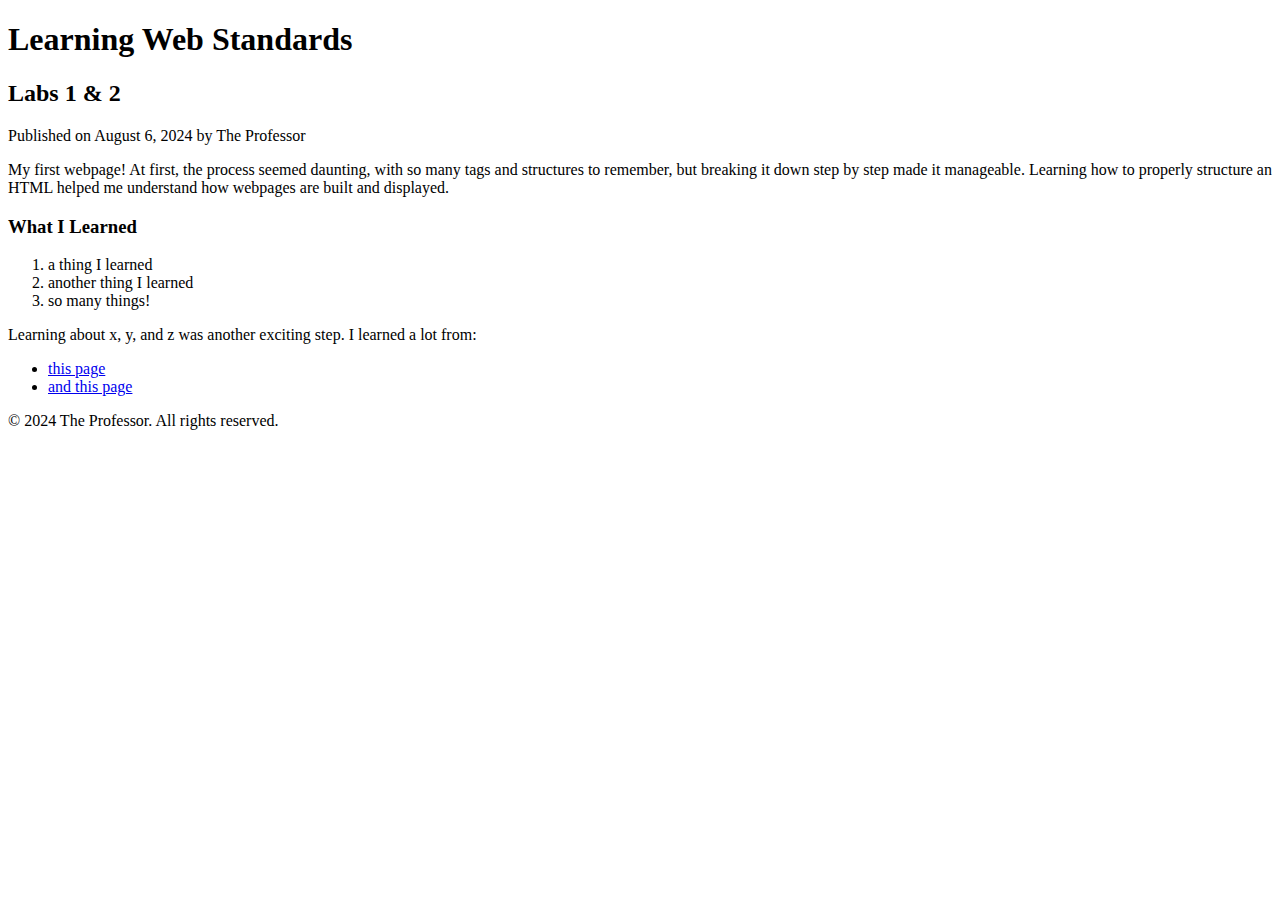
<file: lab02/index.html>
<!DOCTYPE html>

<html lang="en">
<head>
    <meta charset="UTF-8">
    <meta name="viewport" content="width=device-width, initial-scale=1.0">
    <title>Learning Web Standards - Labs 1 & 2</title> 
 </head>
<body>
    <header>
        <h1>Learning Web Standards</h1>
        <h2>Labs 1 & 2</h2>
    </header>
    
    <main>
        <article>
            <p class="meta">Published on August 6, 2024 by The Professor</p>
            
            <p>My first webpage! At first, the process seemed daunting, with so many tags and structures to remember, but breaking it down step by step made it manageable. Learning how to properly structure an HTML helped me understand how webpages are built and displayed.</p>
            
            <h3>What I Learned</h3>
            
            <ol>
                <li>a thing I learned</li>
                <li>another thing I learned</li>
                <li>so many things!</li>
            </ol>
            
            <p>Learning about x, y, and z was another exciting step. I learned a lot from:</p>
            
            <ul>
                <li><a href="https://example.com/page1">this page</a></li>
                <li><a href="https://example.com/page2">and this page</a></li>
            </ul>
        </article>
    </main>
    
    <footer>
        <p>© 2024 The Professor. All rights reserved.</p>
    </footer>
</body>
</html>
</file>
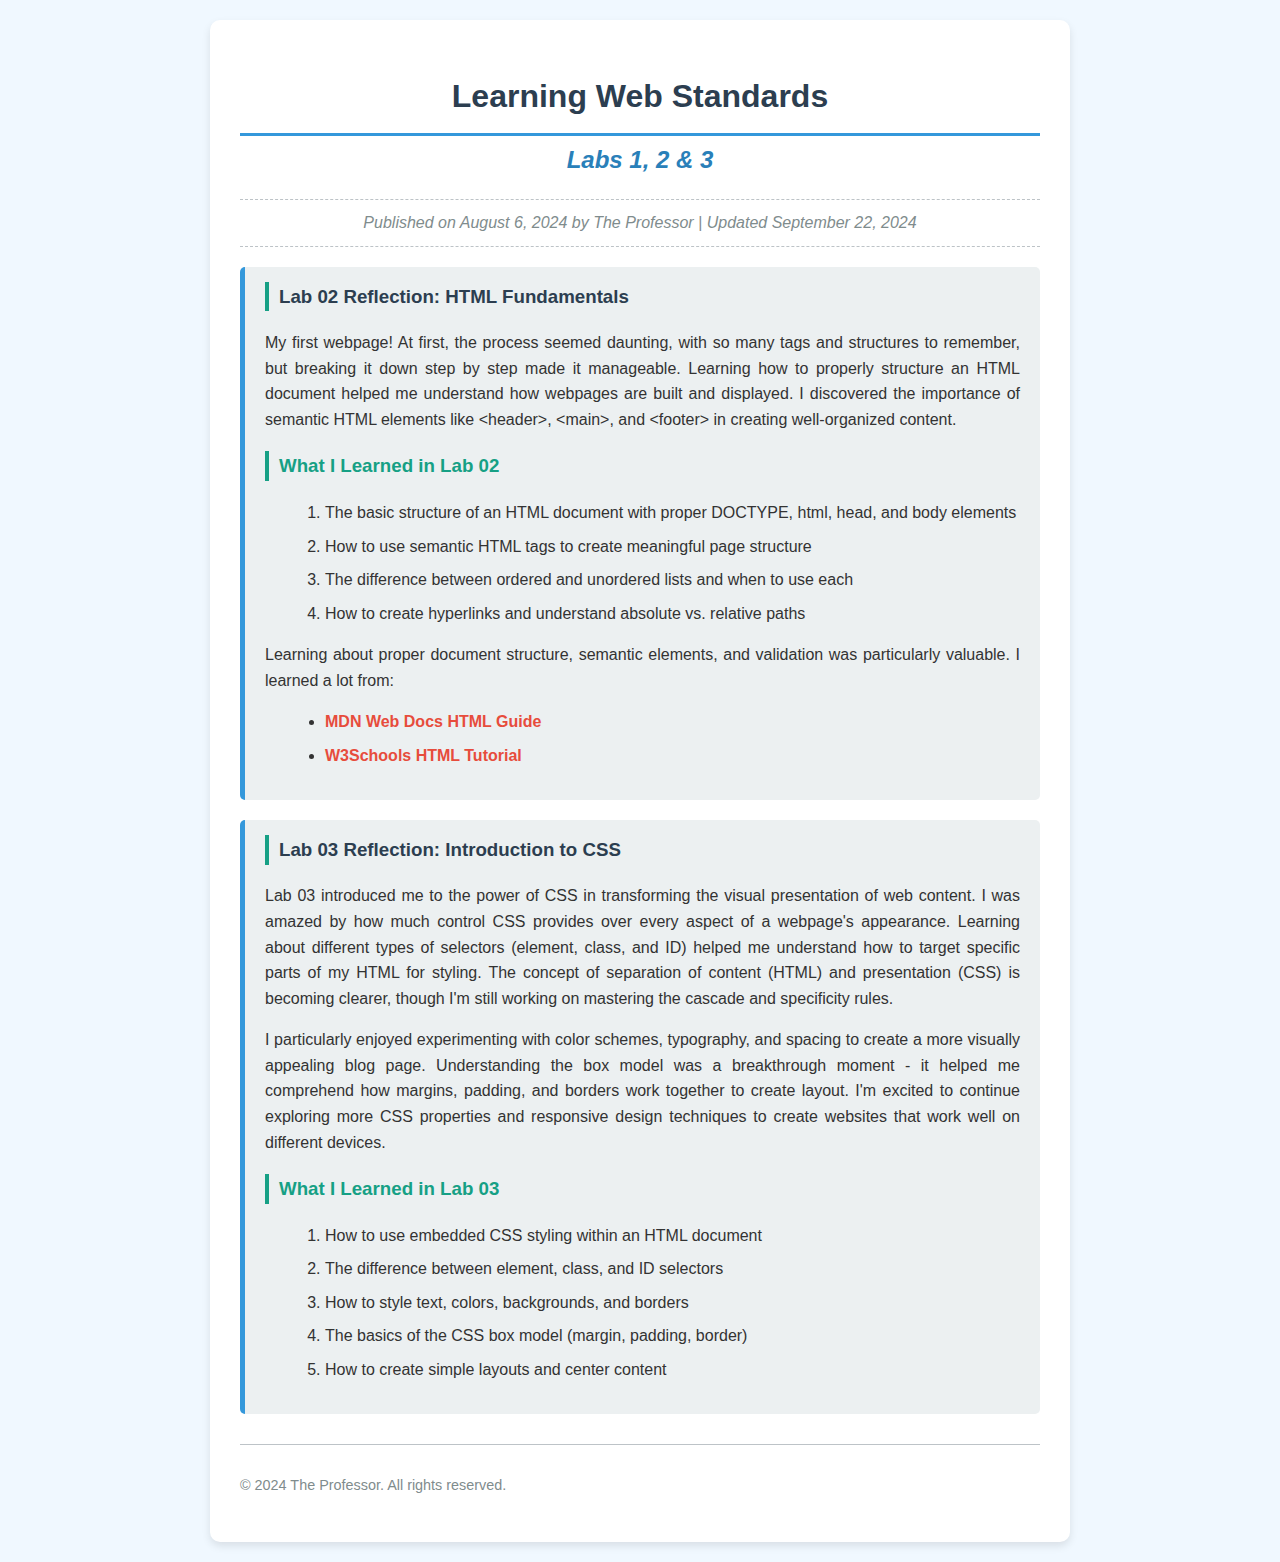
<file: lab03/index.html>
<!DOCTYPE html>
<html lang="en">
<head>
    <meta charset="UTF-8">
    <meta name="viewport" content="width=device-width, initial-scale=1.0">
    <title>Learning Web Standards - Labs 1, 2 & 3</title>
    <style>
        /* Embedded CSS styles for Lab 03 */
        
        /* Body styling */
        body {
            background-color: #f0f8ff;
            color: #333;
            font-family: 'Segoe UI', Tahoma, Geneva, Verdana, sans-serif;
            line-height: 1.6;
            margin: 0;
            padding: 20px;
        }
        
        /* Heading styling */
        h1 {
            color: #2c3e50;
            text-align: center;
            border-bottom: 3px solid #3498db;
            padding-bottom: 10px;
            margin-bottom: 5px;
        }
        
        h2 {
            color: #2980b9;
            text-align: center;
            font-style: italic;
            margin-top: 0;
        }
        
        h3 {
            color: #16a085;
            border-left: 4px solid #16a085;
            padding-left: 10px;
        }
        
        /* Paragraph styling */
        p {
            margin-bottom: 15px;
            text-align: justify;
        }
        
        /* Link styling */
        a {
            color: #e74c3c;
            text-decoration: none;
            font-weight: bold;
        }
        
        a:hover {
            text-decoration: underline;
            color: #c0392b;
            background-color: #fff9e6;
            padding: 2px 4px;
            border-radius: 3px;
        }
        
        /* ID selector */
        #main-content {
            max-width: 800px;
            margin: 0 auto;
            background-color: white;
            padding: 30px;
            border-radius: 10px;
            box-shadow: 0 4px 8px rgba(0,0,0,0.1);
        }
        
        /* Class selector */
        .meta {
            font-style: italic;
            color: #7f8c8d;
            text-align: center;
            border-top: 1px dashed #bdc3c7;
            border-bottom: 1px dashed #bdc3c7;
            padding: 10px 0;
        }
        
        .reflection {
            background-color: #ecf0f1;
            padding: 15px 20px;
            border-radius: 5px;
            margin: 20px 0;
            border-left: 5px solid #3498db;
        }
        
        .reflection-title {
            color: #2c3e50;
            margin-top: 0;
        }
        
        footer {
            text-align: center;
            margin-top: 30px;
            padding-top: 15px;
            border-top: 1px solid #bdc3c7;
            color: #7f8c8d;
            font-size: 0.9em;
        }
        
        ol, ul {
            margin-left: 20px;
        }
        
        li {
            margin-bottom: 8px;
        }
    </style>
</head>
<body>
    <div id="main-content">
        <header>
            <h1>Learning Web Standards</h1>
            <h2>Labs 1, 2 & 3</h2>
        </header>
        
        <main>
            <article>
                <p class="meta">Published on August 6, 2024 by The Professor | Updated September 22, 2024</p>
                
                <div class="reflection">
                    <h3 class="reflection-title">Lab 02 Reflection: HTML Fundamentals</h3>
                    <p>My first webpage! At first, the process seemed daunting, with so many tags and structures to remember, but breaking it down step by step made it manageable. Learning how to properly structure an HTML document helped me understand how webpages are built and displayed. I discovered the importance of semantic HTML elements like &lt;header&gt;, &lt;main&gt;, and &lt;footer&gt; in creating well-organized content.</p>
                    
                    <h3>What I Learned in Lab 02</h3>
                    
                    <ol>
                        <li>The basic structure of an HTML document with proper DOCTYPE, html, head, and body elements</li>
                        <li>How to use semantic HTML tags to create meaningful page structure</li>
                        <li>The difference between ordered and unordered lists and when to use each</li>
                        <li>How to create hyperlinks and understand absolute vs. relative paths</li>
                    </ol>
                    
                    <p>Learning about proper document structure, semantic elements, and validation was particularly valuable. I learned a lot from:</p>
                    
                    <ul>
                        <li><a href="https://developer.mozilla.org/en-US/docs/Web/HTML" target="_blank">MDN Web Docs HTML Guide</a></li>
                        <li><a href="https://www.w3schools.com/html/" target="_blank">W3Schools HTML Tutorial</a></li>
                    </ul>
                </div>
                
                <div class="reflection">
                    <h3 class="reflection-title">Lab 03 Reflection: Introduction to CSS</h3>
                    <p>Lab 03 introduced me to the power of CSS in transforming the visual presentation of web content. I was amazed by how much control CSS provides over every aspect of a webpage's appearance. Learning about different types of selectors (element, class, and ID) helped me understand how to target specific parts of my HTML for styling. The concept of separation of content (HTML) and presentation (CSS) is becoming clearer, though I'm still working on mastering the cascade and specificity rules.</p>
                    
                    <p>I particularly enjoyed experimenting with color schemes, typography, and spacing to create a more visually appealing blog page. Understanding the box model was a breakthrough moment - it helped me comprehend how margins, padding, and borders work together to create layout. I'm excited to continue exploring more CSS properties and responsive design techniques to create websites that work well on different devices.</p>
                    
                    <h3>What I Learned in Lab 03</h3>
                    
                    <ol>
                        <li>How to use embedded CSS styling within an HTML document</li>
                        <li>The difference between element, class, and ID selectors</li>
                        <li>How to style text, colors, backgrounds, and borders</li>
                        <li>The basics of the CSS box model (margin, padding, border)</li>
                        <li>How to create simple layouts and center content</li>
                    </ol>
                </div>
            </article>
        </main>
        
        <footer>
            <p>© 2024 The Professor. All rights reserved.</p>
        </footer>
    </div>
</body>
</html>
</file>
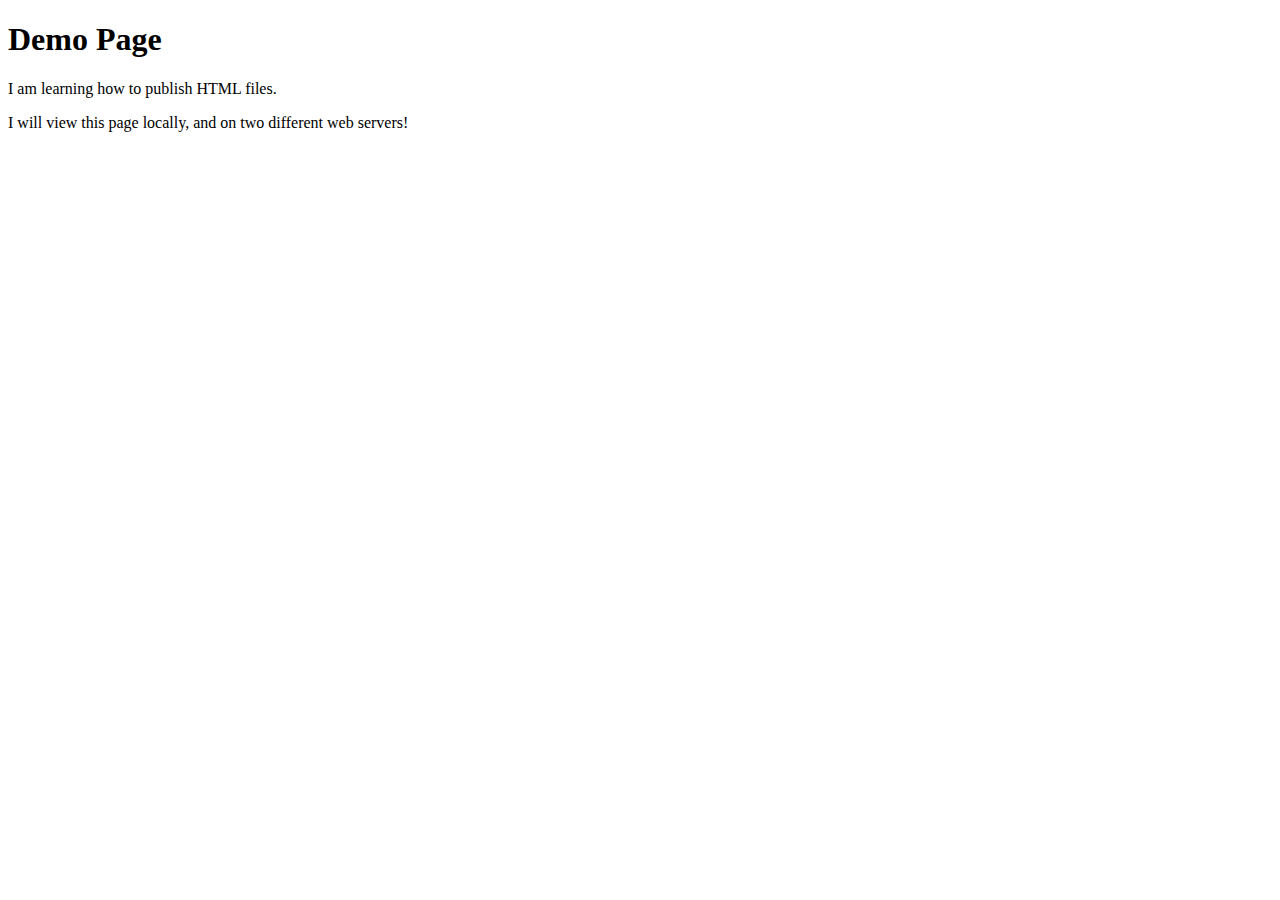
<file: demo.html>
<!DOCTYPE html>
<html lang="en">
<head>
    <meta charset="UTF-8">
    <meta name="viewport" content="width=device-width, initial-scale=1.0">
    <title>Document</title>
</head>
<body>
    <h1>Demo Page</h1>
    <p>I am learning how to publish HTML files. </p>
    <p>I will view this page locally, and on two different web servers!</p>
</body>
</html>
</file>
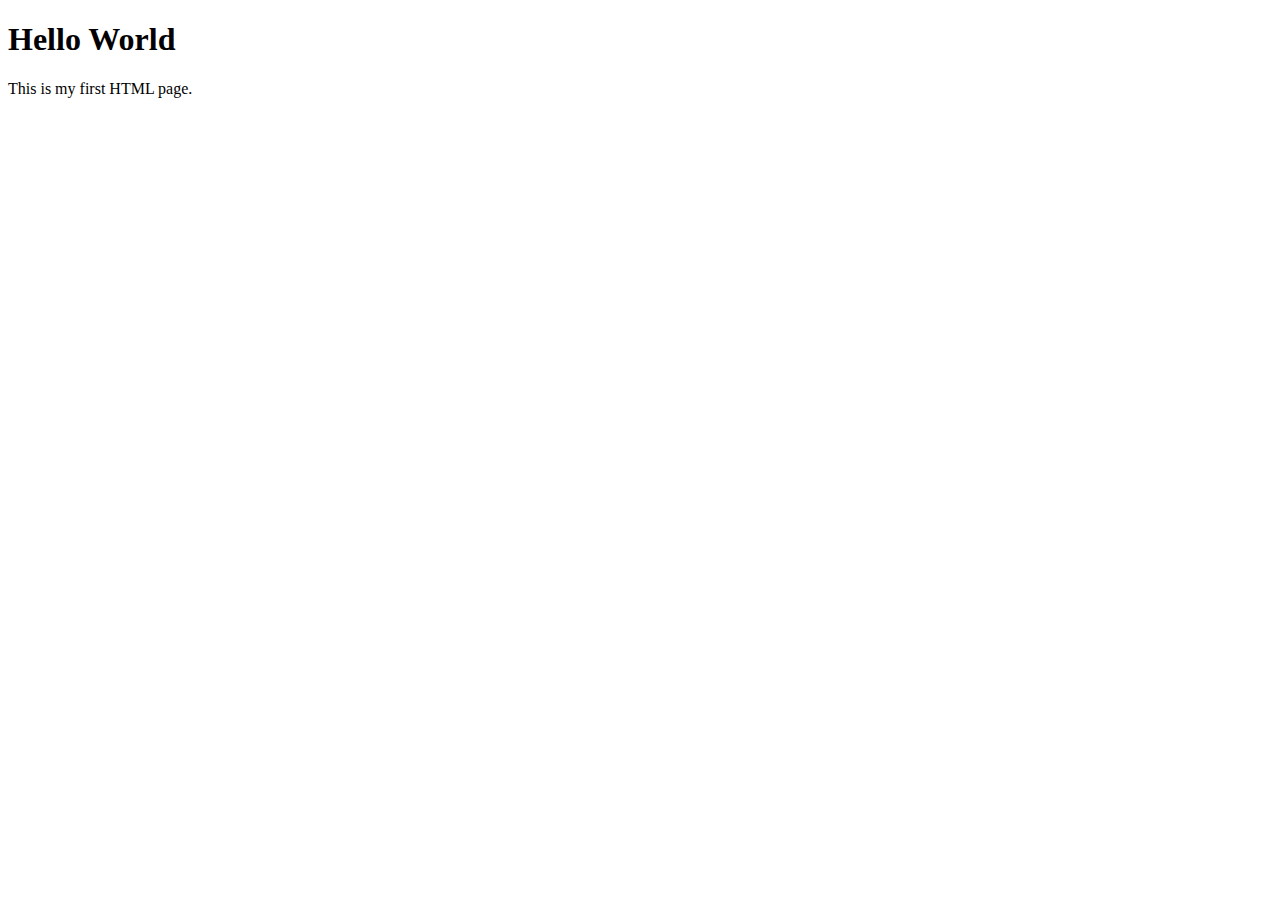
<file: textplay.html>
<!DOCTYPE html>

<html lang="en">

    <head>

        <meta charset="UTF-8">

        <title>My First HTML Page</title>

    </head>

    <body>

        <h1>Hello World</h1>

        <p>This is my first HTML page.</p>

    </body>

</html>
</file>
